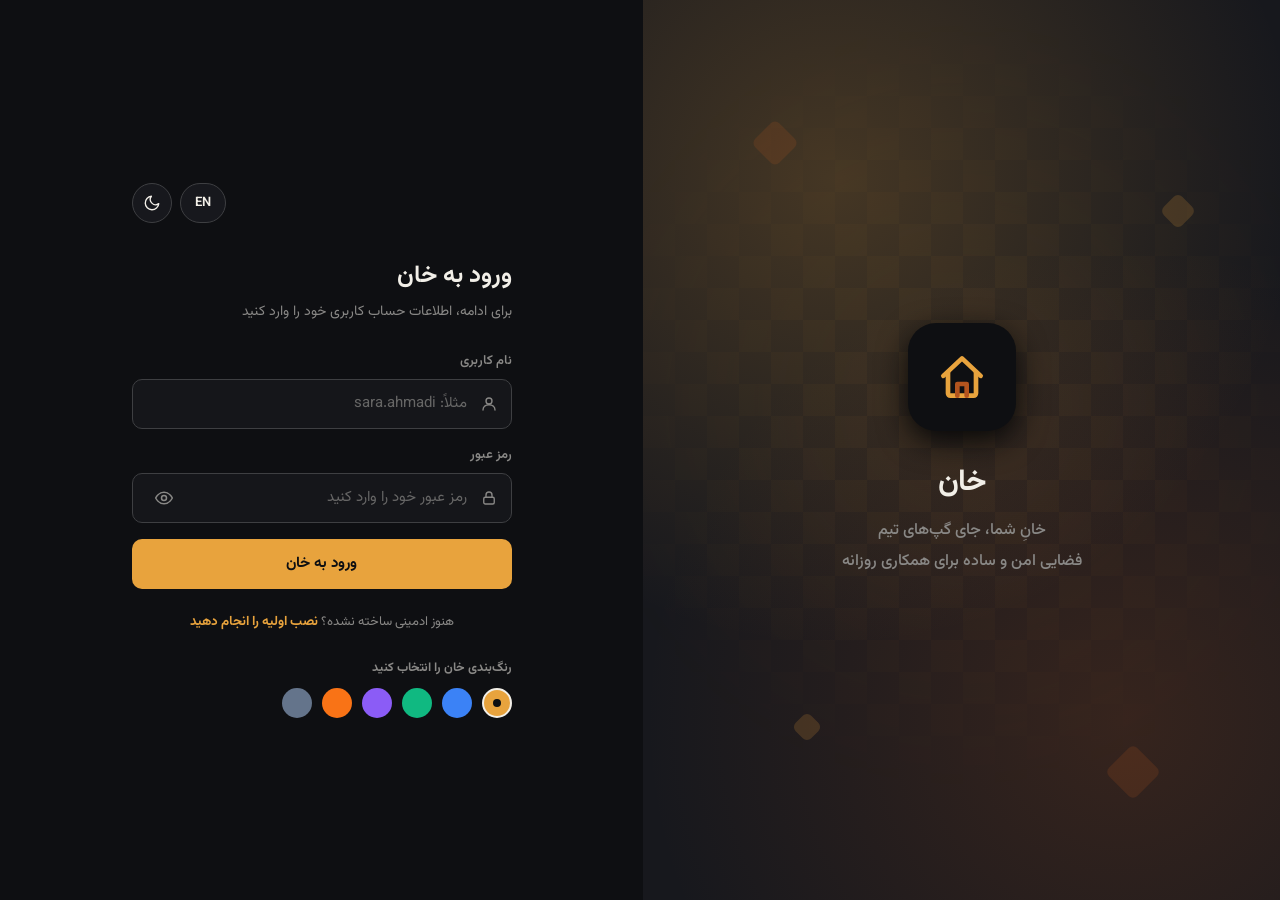
<file: design/doc_e8e905c55e3f_khan-design.html>
<!DOCTYPE html>
<html lang="fa" dir="rtl" data-theme="khan-dark">
<head>
<meta charset="UTF-8">
<meta name="viewport" content="width=device-width, initial-scale=1.0">
<title>خان — خانِ شما، جای گپ‌های تیم</title>
<style>

/* ============ FONT (local, embedded, no CDN) ============ */
@font-face {
  font-family: 'Vazirmatn';
  src: url([data-uri]) format('woff2-variations'),
       url([data-uri]) format('woff2');
  font-weight: 100 900;
  font-style: normal;
  font-display: swap;
}

/* ============ RESET ============ */
* { box-sizing: border-box; margin: 0; padding: 0; }
html, body { height: 100%; }
body {
  font-family: 'Vazirmatn', system-ui, -apple-system, 'Segoe UI', sans-serif;
  background: var(--bg);
  color: var(--text);
  transition: background-color .3s ease, color .3s ease;
  overflow-x: hidden;
  -webkit-font-smoothing: antialiased;
}
button { font-family: inherit; cursor: pointer; border: none; background: none; color: inherit; }
input, textarea { font-family: inherit; color: inherit; }
a { color: inherit; text-decoration: none; }
ul { list-style: none; }
img, svg { display: block; }
::selection { background: var(--primary-soft); color: var(--text); }

@media (prefers-reduced-motion: reduce) {
  *, *::before, *::after { animation-duration: 0.001ms !important; transition-duration: 0.001ms !important; }
}

/* ============ THEME TOKENS ============ */
:root {
  --success: #22c55e;
  --danger:  #ef4444;
  --warning: #f59e0b;
  --r-card: 16px;
  --r-btn: 10px;
  --r-pill: 999px;
}

[data-theme="khan-dark"]     { --primary:#e8a33d; --accent:#b3541e; --bg:#0e0f12; --bg-elev:#17181d; --text:#f2efe8; }
[data-theme="khan-light"]    { --primary:#b97a1e; --accent:#8f3d12; --bg:#faf8f4; --bg-elev:#ffffff; --text:#1d1b16; }
[data-theme="sapphire-dark"] { --primary:#3b82f6; --accent:#06b6d4; --bg:#0a0f1a; --bg-elev:#111827; --text:#e8eefc; }
[data-theme="sapphire-light"]{ --primary:#2563eb; --accent:#0891b2; --bg:#f0f6ff; --bg-elev:#ffffff; --text:#0f1a2e; }
[data-theme="spring-dark"]   { --primary:#10b981; --accent:#84cc16; --bg:#0a1410; --bg-elev:#111d17; --text:#e6f5ec; }
[data-theme="spring-light"]  { --primary:#059669; --accent:#65a30d; --bg:#f2faf5; --bg-elev:#ffffff; --text:#12231a; }
[data-theme="night-dark"]    { --primary:#8b5cf6; --accent:#ec4899; --bg:#0d0a18; --bg-elev:#16112a; --text:#ece7fa; }
[data-theme="night-light"]   { --primary:#7c3aed; --accent:#db2777; --bg:#f7f4fd; --bg-elev:#ffffff; --text:#1c1430; }
[data-theme="sunset-dark"]   { --primary:#f97316; --accent:#f43f5e; --bg:#140d0a; --bg-elev:#1f1511; --text:#fdeee6; }
[data-theme="sunset-light"]  { --primary:#ea580c; --accent:#e11d48; --bg:#fdf6f1; --bg-elev:#ffffff; --text:#2a150c; }
[data-theme="frost-dark"]    { --primary:#64748b; --accent:#94a3b8; --bg:#0b0e14; --bg-elev:#131a24; --text:#e2e8f0; }
[data-theme="frost-light"]   { --primary:#475569; --accent:#64748b; --bg:#f4f6f8; --bg-elev:#ffffff; --text:#1e293b; }

/* derived tokens — computed from the table values above, per every theme */
html {
  --primary-hover: color-mix(in srgb, var(--primary) 86%, black);
  --primary-soft: color-mix(in srgb, var(--primary) 13%, transparent);
  --accent-soft: color-mix(in srgb, var(--accent) 15%, transparent);
  --border: color-mix(in srgb, var(--bg-elev) 82%, var(--text) 18%);
  --bg-input: color-mix(in srgb, var(--bg-elev) 74%, var(--bg) 26%);
  --text-dim: color-mix(in srgb, var(--text) 54%, var(--bg) 46%);
  --shadow-soft: 0 10px 30px color-mix(in srgb, var(--bg) 45%, black 55%);
  transition: background-color .3s ease;
}

/* ============ UTILITIES ============ */
.icon { width: 20px; height: 20px; stroke: currentColor; fill: none; stroke-width: 1.8; stroke-linecap: round; stroke-linejoin: round; flex-shrink: 0; }
.hidden { display: none !important; }
.screen { display: none; min-height: 100vh; width: 100%; }
.screen.active { display: block; }
.visually-hidden { position:absolute; width:1px; height:1px; overflow:hidden; clip:rect(0 0 0 0); }

/* ============ TOP-LEVEL LANGUAGE TOGGLE ============ */
[dir="ltr"] { direction: ltr; }

/* =====================================================
   LOGIN + SETUP SCREENS
===================================================== */
.auth-wrap {
  min-height: 100vh;
  display: flex;
  align-items: stretch;
}

/* Branding panel (right side in RTL) */
.brand-panel {
  flex: 1.1;
  position: relative;
  overflow: hidden;
  background:
    radial-gradient(circle at 30% 20%, color-mix(in srgb, var(--primary) 22%, transparent), transparent 55%),
    radial-gradient(circle at 75% 80%, color-mix(in srgb, var(--accent) 20%, transparent), transparent 55%),
    var(--bg-elev);
  display: flex;
  align-items: center;
  justify-content: center;
  transition: background-color .3s ease;
}
.tile-pattern {
  position: absolute;
  inset: 0;
  opacity: .5;
  background-image:
    linear-gradient(45deg, color-mix(in srgb, var(--primary) 10%, transparent) 25%, transparent 25%, transparent 75%, color-mix(in srgb, var(--primary) 10%, transparent) 75%),
    linear-gradient(45deg, color-mix(in srgb, var(--primary) 10%, transparent) 25%, transparent 25%, transparent 75%, color-mix(in srgb, var(--primary) 10%, transparent) 75%);
  background-size: 64px 64px;
  background-position: 0 0, 32px 32px;
  mask-image: radial-gradient(circle at 50% 45%, black 5%, transparent 68%);
  -webkit-mask-image: radial-gradient(circle at 50% 45%, black 5%, transparent 68%);
}
.brand-core {
  position: relative;
  z-index: 2;
  text-align: center;
  padding: 40px;
  max-width: 440px;
}
.brand-emblem {
  width: 108px; height: 108px;
  margin: 0 auto 28px;
  border-radius: 28px;
  background: var(--bg);
  display: flex; align-items: center; justify-content: center;
  box-shadow: var(--shadow-soft);
  position: relative;
}
.brand-emblem svg { width: 56px; height: 56px; }
.brand-title { font-size: 30px; font-weight: 700; letter-spacing: -.02em; margin-bottom: 10px; }
.brand-tagline { font-size: 16px; color: var(--text-dim); font-weight: 500; line-height: 1.9; }
.float-tile {
  position: absolute;
  width: 34px; height: 34px;
  background: var(--accent);
  opacity: .18;
  transform: rotate(45deg);
  border-radius: 6px;
  animation: floatY 7s ease-in-out infinite;
}
.float-tile.t1 { top: 14%; left: 18%; animation-delay: 0s; }
.float-tile.t2 { bottom: 18%; left: 24%; width: 22px; height: 22px; background: var(--primary); animation-delay: 1.2s; }
.float-tile.t3 { top: 22%; right: 14%; width: 26px; height: 26px; background: var(--primary); animation-delay: 2.4s; }
.float-tile.t4 { bottom: 12%; right: 20%; width: 40px; height: 40px; background: var(--accent); animation-delay: .6s; }
@keyframes floatY { 0%,100% { transform: translateY(0) rotate(45deg); } 50% { transform: translateY(-14px) rotate(45deg); } }

/* Form panel */
.form-panel {
  flex: 1;
  display: flex;
  align-items: center;
  justify-content: center;
  padding: 32px;
  position: relative;
}
.form-panel-inner { width: 100%; max-width: 380px; }
.form-topbar { display: flex; justify-content: space-between; align-items: center; margin-bottom: 34px; }
.mini-logo { display: none; align-items: center; gap: 10px; font-weight: 700; font-size: 17px; }
.mini-logo svg { width: 30px; height: 30px; }
.topbar-controls { display: flex; gap: 8px; align-items: center; margin-inline-start: auto; }

.ctrl-btn {
  width: 40px; height: 40px;
  border-radius: var(--r-pill);
  background: var(--bg-elev);
  border: 1px solid var(--border);
  display: flex; align-items: center; justify-content: center;
  transition: background-color .2s, transform .15s, border-color .2s;
}
.ctrl-btn:hover { border-color: var(--primary); transform: translateY(-1px); }
.ctrl-btn:active { transform: translateY(0); }
.ctrl-btn .icon { width: 18px; height: 18px; }
.lang-btn { width: auto; padding: 0 14px; font-size: 13px; font-weight: 600; gap: 6px; }

.form-title { font-size: 24px; font-weight: 700; margin-bottom: 6px; }
.form-subtitle { font-size: 14px; color: var(--text-dim); margin-bottom: 28px; }

.field { margin-bottom: 16px; }
.field label { display: block; font-size: 13px; font-weight: 600; color: var(--text-dim); margin-bottom: 8px; }
.field-input-wrap { position: relative; display: flex; align-items: center; }
.field-input-wrap .icon-lead {
  position: absolute; inset-inline-start: 14px;
  width: 18px; height: 18px; color: var(--text-dim); pointer-events: none;
}
.field input {
  width: 100%;
  height: 50px;
  min-height: 44px;
  border-radius: var(--r-btn);
  border: 1px solid var(--border);
  background: var(--bg-input);
  color: var(--text);
  padding-inline-start: 44px;
  padding-inline-end: 14px;
  font-size: 15px;
  transition: border-color .2s, box-shadow .2s;
}
.field input::placeholder { color: var(--text-dim); opacity: .7; }
.field input:focus {
  outline: none;
  border-color: var(--primary);
  box-shadow: 0 0 0 3px var(--primary-soft);
}
.field.has-toggle input { padding-inline-end: 44px; }
.toggle-eye {
  position: absolute; inset-inline-end: 10px;
  width: 32px; height: 32px; min-width: 44px; min-height: 32px;
  display: flex; align-items: center; justify-content: center;
  color: var(--text-dim); border-radius: 8px;
}
.toggle-eye:hover { color: var(--text); background: var(--primary-soft); }

.error-msg {
  display: flex; align-items: center; gap: 8px;
  background: color-mix(in srgb, var(--danger) 12%, transparent);
  color: var(--danger);
  border: 1px solid color-mix(in srgb, var(--danger) 35%, transparent);
  border-radius: var(--r-btn);
  padding: 11px 14px;
  font-size: 13px;
  font-weight: 600;
  margin-bottom: 16px;
}
.error-msg .icon { width: 16px; height: 16px; }
.shake { animation: shakeAnim .4s ease; }
@keyframes shakeAnim { 0%,100%{transform:translateX(0);} 20%{transform:translateX(-6px);} 40%{transform:translateX(6px);} 60%{transform:translateX(-4px);} 80%{transform:translateX(4px);} }

.btn-primary {
  width: 100%;
  height: 50px;
  min-height: 44px;
  border-radius: var(--r-btn);
  background: var(--primary);
  color: var(--bg);
  font-weight: 700;
  font-size: 15px;
  display: flex; align-items: center; justify-content: center; gap: 8px;
  transition: background-color .2s, transform .15s, box-shadow .2s;
  margin-top: 6px;
}
.btn-primary:hover { background: var(--primary-hover); box-shadow: 0 8px 20px var(--primary-soft); }
.btn-primary:active { transform: scale(.98); }
.btn-primary:focus-visible { outline: 2px solid var(--primary); outline-offset: 2px; }
.btn-primary .spinner { display: none; }
.btn-primary.loading .spinner { display: block; }
.btn-primary.loading .btn-label { opacity: .0; width: 0; }
.spinner { width: 18px; height: 18px; border-radius: 50%; border: 2.5px solid color-mix(in srgb, var(--bg) 40%, transparent); border-top-color: var(--bg); animation: spin .7s linear infinite; }
@keyframes spin { to { transform: rotate(360deg); } }

.setup-link-row { text-align: center; margin-top: 22px; font-size: 13px; color: var(--text-dim); }
.setup-link-row button { color: var(--primary); font-weight: 700; }
.setup-link-row button:hover { text-decoration: underline; }

.note-box {
  display: flex; gap: 10px; align-items: flex-start;
  background: var(--primary-soft);
  border: 1px solid color-mix(in srgb, var(--primary) 30%, transparent);
  border-radius: var(--r-btn);
  padding: 12px 14px;
  font-size: 12.5px;
  color: var(--text-dim);
  line-height: 1.8;
  margin-top: 18px;
}
.note-box .icon { color: var(--primary); width: 18px; height: 18px; margin-top: 1px; }

/* theme picker */
.theme-picker { margin-top: 26px; }
.theme-picker-label { font-size: 12.5px; font-weight: 700; color: var(--text-dim); margin-bottom: 10px; }
.swatch-row { display: flex; gap: 10px; flex-wrap: wrap; }
.swatch {
  width: 30px; height: 30px;
  border-radius: 50%;
  min-width: 30px;
  position: relative;
  border: 2px solid transparent;
  transition: transform .15s, border-color .2s;
}
.swatch:hover { transform: scale(1.12); }
.swatch.active { border-color: var(--text); }
.swatch.active::after {
  content: "";
  position: absolute; inset: 0; margin: auto;
  width: 8px; height: 8px; border-radius: 50%;
  background: var(--bg);
}

/* ============ SETUP SCREEN reuse form styles ============ */
#setup-screen .form-panel-inner { max-width: 400px; }

/* =====================================================
   RESPONSIVE — login/setup
===================================================== */
@media (max-width: 1024px) {
  .brand-panel { display: none; }
  .mini-logo { display: flex; }
  .auth-wrap { flex-direction: column; }
}
@media (max-width: 480px) {
  .form-panel { padding: 20px; }
  .swatch { width: 26px; height: 26px; min-width: 26px; }
}

/* =====================================================
   APP SCREEN
===================================================== */
#app-screen.active { display: flex; height: 100vh; overflow: hidden; }
.app-shell { display: flex; width: 100%; height: 100%; }

/* Sidebar */
.sidebar {
  width: 300px;
  min-width: 300px;
  background: var(--bg-elev);
  border-inline-start: 1px solid var(--border);
  display: flex;
  flex-direction: column;
  height: 100%;
}
.sidebar-header {
  display: flex; align-items: center; gap: 10px;
  padding: 16px;
  border-bottom: 1px solid var(--border);
}
.sidebar-header .mini-logo { display: flex; }
.org-name { font-weight: 700; font-size: 14.5px; flex: 1; }
.sidebar-tabs { display: flex; gap: 4px; padding: 10px 12px; border-bottom: 1px solid var(--border); }
.tab-btn {
  flex: 1; padding: 9px 10px; border-radius: var(--r-btn);
  font-size: 13px; font-weight: 600; color: var(--text-dim);
  display: flex; align-items: center; justify-content: center; gap: 6px;
  transition: background-color .2s, color .2s;
}
.tab-btn.active { background: var(--primary-soft); color: var(--primary); }
.tab-btn .icon { width: 16px; height: 16px; }

.room-list { flex: 1; overflow-y: auto; padding: 6px; }
.room-item {
  display: flex; align-items: center; gap: 12px;
  padding: 10px 10px;
  border-radius: var(--r-card);
  cursor: pointer;
  position: relative;
  border-inline-end: 3px solid transparent;
  transition: background-color .18s;
}
.room-item:hover { background: color-mix(in srgb, var(--text) 4%, transparent); }
.room-item.active { background: var(--primary-soft); border-inline-end-color: var(--primary); }
.avatar {
  width: 48px; height: 48px; min-width: 48px;
  border-radius: 50%;
  display: flex; align-items: center; justify-content: center;
  font-weight: 700; font-size: 16px; color: #fff;
  position: relative;
}
.avatar.sm { width: 34px; height: 34px; min-width: 34px; font-size: 13px; }
.avatar.lg { width: 84px; height: 84px; min-width: 84px; font-size: 28px; }
.online-dot {
  position: absolute; bottom: 0; inset-inline-end: 0;
  width: 12px; height: 12px; border-radius: 50%;
  background: var(--success); border: 2.5px solid var(--bg-elev);
}
.room-info { flex: 1; min-width: 0; }
.room-info-top { display: flex; justify-content: space-between; align-items: center; gap: 6px; }
.room-name { font-weight: 700; font-size: 14px; }
.room-time { font-size: 11px; color: var(--text-dim); white-space: nowrap; }
.room-last { font-size: 12.5px; color: var(--text-dim); overflow: hidden; text-overflow: ellipsis; white-space: nowrap; margin-top: 2px; }
.unread-badge {
  background: var(--primary); color: var(--bg);
  min-width: 20px; height: 20px; border-radius: var(--r-pill);
  font-size: 11px; font-weight: 700;
  display: flex; align-items: center; justify-content: center;
  padding: 0 6px;
}

/* Chat area */
.chat-area { flex: 1; display: flex; flex-direction: column; height: 100%; min-width: 0; background: var(--bg); }
.chat-header {
  display: flex; align-items: center; gap: 12px;
  padding: 14px 20px;
  border-bottom: 1px solid var(--border);
  background: var(--bg-elev);
}
.chat-header-info { flex: 1; min-width: 0; }
.chat-header-name { font-weight: 700; font-size: 15px; }
.chat-header-meta { font-size: 12px; color: var(--text-dim); margin-top: 1px; }
.back-btn { display: none; }
@media (max-width: 900px) { .back-btn { display: flex; } }

.messages { flex: 1; overflow-y: auto; padding: 22px 24px; display: flex; flex-direction: column; gap: 14px; }
.date-divider { align-self: center; background: var(--bg-elev); border: 1px solid var(--border); color: var(--text-dim); font-size: 12px; font-weight: 600; padding: 6px 16px; border-radius: var(--r-pill); margin: 6px 0; }

.pinned-card {
  display: flex; align-items: center; gap: 10px;
  background: var(--accent-soft);
  border: 1px solid color-mix(in srgb, var(--accent) 30%, transparent);
  border-radius: var(--r-btn);
  padding: 10px 14px; font-size: 13px; align-self: stretch;
  margin-bottom: 4px;
}
.pinned-card .icon { color: var(--accent); width: 16px; height: 16px; }
.pinned-card b { font-weight: 700; }

.msg-row { display: flex; gap: 10px; max-width: 74%; }
.msg-row.own { align-self: flex-start; flex-direction: row-reverse; }
.msg-row.other { align-self: flex-end; }
.bubble {
  border-radius: var(--r-card);
  padding: 11px 14px;
  font-size: 14px;
  line-height: 1.8;
  position: relative;
}
.msg-row.own .bubble { background: var(--primary-soft); border-bottom-left-radius: 4px; }
.msg-row.other .bubble { background: var(--bg-elev); border: 1px solid var(--border); border-bottom-right-radius: 4px; }
.bubble-sender { font-size: 12px; font-weight: 700; color: var(--primary); margin-bottom: 4px; }
.bubble-meta { display: flex; align-items: center; gap: 4px; justify-content: flex-end; margin-top: 5px; font-size: 10.5px; color: var(--text-dim); }
.bubble-meta .icon { width: 13px; height: 13px; }
.msg-row.urgent .bubble { border-inline-start: 3px solid var(--danger); }
.urgent-flag { display: inline-flex; align-items: center; gap: 4px; color: var(--danger); font-weight: 700; font-size: 11.5px; margin-bottom: 4px; }
.urgent-flag .icon { width: 13px; height: 13px; }
.reactions { display: flex; gap: 6px; margin-top: 6px; }
.reaction-pill { background: var(--bg); border: 1px solid var(--border); border-radius: var(--r-pill); padding: 2px 9px; font-size: 12px; display: flex; align-items: center; gap: 4px; }

.poll-card { background: var(--bg-elev); border: 1px solid var(--border); border-radius: var(--r-card); padding: 14px; min-width: 260px; }
.poll-q { font-weight: 700; font-size: 13.5px; margin-bottom: 10px; display: flex; align-items: center; gap: 6px; }
.poll-q .icon { color: var(--primary); width: 16px; height: 16px; }
.poll-opt { display: flex; align-items: center; gap: 10px; padding: 8px 4px; font-size: 13px; cursor: pointer; }
.radio-dot { width: 18px; height: 18px; border-radius: 50%; border: 2px solid var(--border); display: flex; align-items: center; justify-content: center; flex-shrink: 0; }
.poll-opt.picked .radio-dot { border-color: var(--primary); }
.poll-opt.picked .radio-dot::after { content: ""; width: 10px; height: 10px; border-radius: 50%; background: var(--primary); }
.poll-pct { margin-inline-start: auto; color: var(--text-dim); font-size: 12px; font-weight: 700; }

.file-card { display: flex; align-items: center; gap: 12px; background: var(--bg-elev); border: 1px solid var(--border); border-radius: var(--r-card); padding: 12px 14px; min-width: 240px; }
.file-icon { width: 40px; height: 40px; border-radius: 10px; background: var(--primary-soft); color: var(--primary); display: flex; align-items: center; justify-content: center; }
.file-meta-name { font-weight: 700; font-size: 13px; }
.file-meta-size { font-size: 11.5px; color: var(--text-dim); }
.file-dl { margin-inline-start: auto; width: 34px; height: 34px; border-radius: 50%; background: var(--primary-soft); color: var(--primary); display: flex; align-items: center; justify-content: center; }
.file-dl .icon { width: 16px; height: 16px; }

.typing-indicator { align-self: flex-end; display: flex; align-items: center; gap: 8px; font-size: 12px; color: var(--text-dim); padding: 0 4px; }
.dots { display: flex; gap: 3px; }
.dots span { width: 5px; height: 5px; border-radius: 50%; background: var(--text-dim); animation: bounce 1.2s infinite; }
.dots span:nth-child(2) { animation-delay: .15s; }
.dots span:nth-child(3) { animation-delay: .3s; }
@keyframes bounce { 0%,60%,100%{transform:translateY(0); opacity:.4;} 30%{transform:translateY(-4px); opacity:1;} }

/* Composer */
.composer { border-top: 1px solid var(--border); background: var(--bg-elev); padding: 12px 18px 16px; }
.composer-tools { display: flex; gap: 4px; margin-bottom: 8px; }
.tool-btn { width: 36px; height: 36px; min-width: 36px; border-radius: var(--r-btn); display: flex; align-items: center; justify-content: center; color: var(--text-dim); transition: background-color .2s, color .2s; }
.tool-btn:hover { background: var(--primary-soft); color: var(--primary); }
.composer-row { display: flex; align-items: flex-end; gap: 10px; }
.composer-input {
  flex: 1; min-height: 44px; max-height: 130px;
  border-radius: 18px; border: 1px solid var(--border);
  background: var(--bg-input); color: var(--text);
  padding: 12px 16px; font-size: 14px; resize: none; line-height: 1.6;
  font-family: inherit;
}
.composer-input:focus { outline: none; border-color: var(--primary); box-shadow: 0 0 0 3px var(--primary-soft); }
.composer-input::placeholder { color: var(--text-dim); }
.send-btn {
  width: 44px; height: 44px; min-width: 44px; border-radius: 50%;
  background: var(--primary); color: var(--bg);
  display: flex; align-items: center; justify-content: center;
  transition: transform .2s, background-color .2s;
}
.send-btn:hover { background: var(--primary-hover); }
.send-btn:hover .icon { transform: rotate(15deg); }
.send-btn .icon { transition: transform .2s; width: 20px; height: 20px; }

/* Member panel / drawer */
.member-drawer {
  position: fixed; top: 0; bottom: 0; right: 0;
  width: 320px; max-width: 90vw;
  background: var(--bg-elev); border-left: 1px solid var(--border);
  box-shadow: var(--shadow-soft);
  transform: translateX(100%);
  transition: transform .3s ease;
  z-index: 50;
  display: flex; flex-direction: column;
}
[dir="ltr"] .member-drawer { right: auto; left: 0; border-left: none; border-right: 1px solid var(--border); transform: translateX(-100%); }
.member-drawer.open { transform: translateX(0); }
.drawer-header { display: flex; align-items: center; justify-content: space-between; padding: 16px; border-bottom: 1px solid var(--border); }
.drawer-header h3 { font-size: 15px; font-weight: 700; }
.close-drawer { width: 36px; height: 36px; border-radius: 50%; display: flex; align-items: center; justify-content: center; }
.close-drawer:hover { background: var(--primary-soft); color: var(--primary); }
.drawer-body { flex: 1; overflow-y: auto; padding: 20px; }
.profile-block { text-align: center; margin-bottom: 22px; }
.profile-role { display: inline-block; margin-top: 8px; background: var(--primary-soft); color: var(--primary); font-size: 12px; font-weight: 700; padding: 4px 12px; border-radius: var(--r-pill); }
.profile-status { font-size: 12.5px; color: var(--text-dim); margin-top: 6px; display: flex; align-items: center; justify-content: center; gap: 6px; }
.status-dot { width: 8px; height: 8px; border-radius: 50%; background: var(--success); }
.profile-name { font-weight: 700; font-size: 17px; margin-top: 14px; }
.btn-secondary {
  width: 100%; height: 44px; border-radius: var(--r-btn);
  background: var(--primary-soft); color: var(--primary); font-weight: 700; font-size: 13.5px;
  display: flex; align-items: center; justify-content: center; gap: 8px; margin-top: 16px;
}
.btn-secondary:hover { background: var(--accent-soft); color: var(--accent); }
.member-list-title { font-size: 12px; font-weight: 700; color: var(--text-dim); margin: 18px 0 10px; text-transform: uppercase; letter-spacing: .03em; }
.member-row { display: flex; align-items: center; gap: 10px; padding: 8px 4px; border-radius: var(--r-btn); }
.member-row:hover { background: color-mix(in srgb, var(--text) 4%, transparent); }
.member-row-name { font-weight: 600; font-size: 13.5px; }
.member-row-role { font-size: 11.5px; color: var(--text-dim); }
.drawer-overlay { position: fixed; inset: 0; background: rgba(0,0,0,.4); z-index: 40; opacity: 0; pointer-events: none; transition: opacity .25s; }
.drawer-overlay.show { opacity: 1; pointer-events: auto; }

/* =====================================================
   RESPONSIVE — app
===================================================== */
@media (max-width: 900px) {
  .sidebar { position: fixed; inset: 0; width: 100%; min-width: 0; z-index: 20; transition: transform .25s ease; }
  .app-shell.show-chat .sidebar { transform: translateX(100%); }
  [dir="rtl"] .app-shell.show-chat .sidebar { transform: translateX(100%); }
  .chat-area { position: fixed; inset: 0; z-index: 15; transform: translateX(-100%); transition: transform .25s ease; }
  [dir="rtl"] .chat-area { transform: translateX(100%); }
  .app-shell.show-chat .chat-area { transform: translateX(0); }
  .msg-row { max-width: 88%; }
  .member-drawer { top: auto; height: 70vh; width: 100%; max-width: 100%; border-radius: 20px 20px 0 0; transform: translateY(100%); border-inline-start: none; border-top: 1px solid var(--border); }
  .member-drawer.open { transform: translateY(0); }
}

</style>
</head>
<body>

<!-- ============================================================
     LOGIN SCREEN
============================================================ -->
<div id="login-screen" class="screen active">
  <div class="auth-wrap">
    <div class="brand-panel" aria-hidden="true">
      <div class="tile-pattern"></div>
      <div class="float-tile t1"></div>
      <div class="float-tile t2"></div>
      <div class="float-tile t3"></div>
      <div class="float-tile t4"></div>
      <div class="brand-core">
        <div class="brand-emblem">
          <svg viewBox="0 0 24 24" class="icon" style="stroke:var(--primary); width:56px; height:56px;">
            <path d="M4 11.5 12 4l8 7.5" stroke-width="2"/>
            <path d="M6 10v9a1 1 0 0 0 1 1h10a1 1 0 0 0 1-1v-9" stroke-width="2"/>
            <path d="M10 20v-5h4v5" stroke="var(--accent)" stroke-width="2"/>
          </svg>
        </div>
        <h1 class="brand-title">خان</h1>
        <p class="brand-tagline">خانِ شما، جای گپ‌های تیم<br>فضایی امن و ساده برای همکاری روزانه</p>
      </div>
    </div>

    <div class="form-panel">
      <div class="form-panel-inner">
        <div class="form-topbar">
          <div class="mini-logo">
            <svg viewBox="0 0 24 24" class="icon" style="stroke:var(--primary);">
              <path d="M4 11.5 12 4l8 7.5" stroke-width="2"/>
              <path d="M6 10v9a1 1 0 0 0 1 1h10a1 1 0 0 0 1-1v-9" stroke-width="2"/>
            </svg>
            <span>خان</span>
          </div>
          <div class="topbar-controls">
            <button class="ctrl-btn lang-btn" id="lang-toggle" type="button">EN</button>
            <button class="ctrl-btn" id="mode-toggle" type="button" aria-label="تغییر حالت روشن و تاریک">
              <svg class="icon" id="mode-icon" viewBox="0 0 24 24"><path d="M21 12.8A9 9 0 1 1 11.2 3 7 7 0 0 0 21 12.8Z"/></svg>
            </button>
          </div>
        </div>

        <h2 class="form-title">ورود به خان</h2>
        <p class="form-subtitle">برای ادامه، اطلاعات حساب کاربری خود را وارد کنید</p>

        <div class="error-msg hidden" id="login-error">
          <svg class="icon" viewBox="0 0 24 24"><circle cx="12" cy="12" r="9"/><path d="M12 8v5M12 16h.01"/></svg>
          <span>نام کاربری یا رمز عبور را وارد کنید</span>
        </div>

        <form id="login-form" novalidate>
          <div class="field">
            <label for="username">نام کاربری</label>
            <div class="field-input-wrap">
              <svg class="icon icon-lead" viewBox="0 0 24 24"><circle cx="12" cy="8" r="4"/><path d="M4 20c0-4.4 3.6-7 8-7s8 2.6 8 7"/></svg>
              <input id="username" type="text" placeholder="مثلاً: sara.ahmadi" autocomplete="username">
            </div>
          </div>
          <div class="field has-toggle">
            <label for="password">رمز عبور</label>
            <div class="field-input-wrap">
              <svg class="icon icon-lead" viewBox="0 0 24 24"><rect x="5" y="11" width="14" height="9" rx="2"/><path d="M8 11V8a4 4 0 0 1 8 0v3"/></svg>
              <input id="password" type="password" placeholder="رمز عبور خود را وارد کنید" autocomplete="current-password">
              <button type="button" class="toggle-eye" id="toggle-pw" aria-label="نمایش رمز عبور">
                <svg class="icon" viewBox="0 0 24 24"><path d="M2 12s3.6-7 10-7 10 7 10 7-3.6 7-10 7-10-7-10-7Z"/><circle cx="12" cy="12" r="3"/></svg>
              </button>
            </div>
          </div>

          <button type="submit" class="btn-primary" id="login-submit">
            <span class="btn-label">ورود به خان</span>
            <span class="spinner"></span>
          </button>
        </form>

        <div class="setup-link-row" id="setup-link-row">
          هنوز ادمینی ساخته نشده؟
          <button type="button" id="go-setup">نصب اولیه را انجام دهید</button>
        </div>

        <div class="theme-picker">
          <div class="theme-picker-label">رنگ‌بندی خان را انتخاب کنید</div>
          <div class="swatch-row" id="swatch-row"></div>
        </div>
      </div>
    </div>
  </div>
</div>

<!-- ============================================================
     SETUP SCREEN
============================================================ -->
<div id="setup-screen" class="screen">
  <div class="auth-wrap">
    <div class="brand-panel" aria-hidden="true">
      <div class="tile-pattern"></div>
      <div class="float-tile t1"></div>
      <div class="float-tile t3"></div>
      <div class="brand-core">
        <div class="brand-emblem">
          <svg viewBox="0 0 24 24" class="icon" style="stroke:var(--primary); width:56px; height:56px;">
            <path d="M4 11.5 12 4l8 7.5" stroke-width="2"/>
            <path d="M6 10v9a1 1 0 0 0 1 1h10a1 1 0 0 0 1-1v-9" stroke-width="2"/>
            <path d="M10 20v-5h4v5" stroke="var(--accent)" stroke-width="2"/>
          </svg>
        </div>
        <h1 class="brand-title">به خان خوش آمدید</h1>
        <p class="brand-tagline">اولین قدم، ساخت حساب مدیر سیستم است.<br>بعد از آن می‌توانید تیم خود را دعوت کنید.</p>
      </div>
    </div>

    <div class="form-panel">
      <div class="form-panel-inner">
        <div class="form-topbar">
          <div class="mini-logo">
            <svg viewBox="0 0 24 24" class="icon" style="stroke:var(--primary);"><path d="M4 11.5 12 4l8 7.5" stroke-width="2"/><path d="M6 10v9a1 1 0 0 0 1 1h10a1 1 0 0 0 1-1v-9" stroke-width="2"/></svg>
            <span>خان</span>
          </div>
          <div class="topbar-controls">
            <button class="ctrl-btn" id="mode-toggle-2" type="button" aria-label="تغییر حالت روشن و تاریک">
              <svg class="icon" id="mode-icon-2" viewBox="0 0 24 24"><path d="M21 12.8A9 9 0 1 1 11.2 3 7 7 0 0 0 21 12.8Z"/></svg>
            </button>
          </div>
        </div>

        <h2 class="form-title">ساخت حساب مدیر</h2>
        <p class="form-subtitle">این حساب دسترسی کامل به مدیریت خان را خواهد داشت</p>

        <form id="setup-form" novalidate>
          <div class="field">
            <label for="admin-name">نام مدیر</label>
            <div class="field-input-wrap">
              <svg class="icon icon-lead" viewBox="0 0 24 24"><circle cx="12" cy="8" r="4"/><path d="M4 20c0-4.4 3.6-7 8-7s8 2.6 8 7"/></svg>
              <input id="admin-name" type="text" placeholder="نام و نام خانوادگی">
            </div>
          </div>
          <div class="field has-toggle">
            <label for="admin-pw">رمز عبور</label>
            <div class="field-input-wrap">
              <svg class="icon icon-lead" viewBox="0 0 24 24"><rect x="5" y="11" width="14" height="9" rx="2"/><path d="M8 11V8a4 4 0 0 1 8 0v3"/></svg>
              <input id="admin-pw" type="password" placeholder="رمز عبور قوی انتخاب کنید">
            </div>
          </div>
          <div class="field has-toggle">
            <label for="admin-pw2">تکرار رمز عبور</label>
            <div class="field-input-wrap">
              <svg class="icon icon-lead" viewBox="0 0 24 24"><rect x="5" y="11" width="14" height="9" rx="2"/><path d="M8 11V8a4 4 0 0 1 8 0v3"/></svg>
              <input id="admin-pw2" type="password" placeholder="رمز عبور را دوباره وارد کنید">
            </div>
          </div>
          <button type="submit" class="btn-primary" id="setup-submit">
            <span class="btn-label">ساخت ادمین و ورود</span>
            <span class="spinner"></span>
          </button>
        </form>

        <div class="note-box">
          <svg class="icon" viewBox="0 0 24 24"><path d="M12 2 4 6v6c0 5 3.4 8.5 8 10 4.6-1.5 8-5 8-10V6l-8-4Z"/></svg>
          <span>برای امنیت بیشتر، از رمزی حداقل ۸ کاراکتری همراه با حروف بزرگ، کوچک و عدد استفاده کنید.</span>
        </div>

        <div class="setup-link-row">
          <button type="button" id="back-to-login">بازگشت به صفحه ورود</button>
        </div>
      </div>
    </div>
  </div>
</div>

<!-- ============================================================
     APP SCREEN
============================================================ -->
<div id="app-screen" class="screen">
  <div class="app-shell" id="app-shell">
    <aside class="sidebar">
      <div class="sidebar-header">
        <div class="mini-logo">
          <svg viewBox="0 0 24 24" class="icon" style="stroke:var(--primary);"><path d="M4 11.5 12 4l8 7.5" stroke-width="2"/><path d="M6 10v9a1 1 0 0 0 1 1h10a1 1 0 0 0 1-1v-9" stroke-width="2"/></svg>
        </div>
        <div class="org-name">شرکت آریا نرم‌افزار</div>
        <button class="ctrl-btn" id="mode-toggle-3" aria-label="تغییر حالت روشن و تاریک">
          <svg class="icon" id="mode-icon-3" viewBox="0 0 24 24"><path d="M21 12.8A9 9 0 1 1 11.2 3 7 7 0 0 0 21 12.8Z"/></svg>
        </button>
      </div>
      <div class="sidebar-tabs">
        <button class="tab-btn active" id="tab-rooms">
          <svg class="icon" viewBox="0 0 24 24"><path d="M4 4h16v12H7l-3 3V4Z"/></svg>
          اتاق‌ها
        </button>
        <button class="tab-btn" id="tab-users">
          <svg class="icon" viewBox="0 0 24 24"><circle cx="9" cy="8" r="3"/><path d="M3 20c0-3.3 2.7-5.5 6-5.5S15 16.7 15 20"/><circle cx="17" cy="8" r="2.5"/><path d="M16 14.2c2.4.4 4 2.2 4 5.8"/></svg>
          کاربران
        </button>
      </div>
      <ul class="room-list" id="room-list"></ul>
    </aside>

    <section class="chat-area">
      <div class="chat-header">
        <button class="ctrl-btn back-btn" id="back-to-rooms" aria-label="بازگشت به لیست اتاق‌ها">
          <svg class="icon" viewBox="0 0 24 24"><path d="M15 18l-6-6 6-6"/></svg>
        </button>
        <div class="avatar sm" style="background:var(--primary)">تی</div>
        <div class="chat-header-info">
          <div class="chat-header-name">تیم محصول</div>
          <div class="chat-header-meta">۱۲ عضو · ۴ نفر آنلاین</div>
        </div>
        <button class="ctrl-btn" id="open-members" aria-label="اطلاعات اعضا">
          <svg class="icon" viewBox="0 0 24 24"><circle cx="12" cy="12" r="9"/><path d="M12 16v-5M12 8h.01"/></svg>
        </button>
        <button class="ctrl-btn" aria-label="گزینه‌های بیشتر">
          <svg class="icon" viewBox="0 0 24 24"><circle cx="12" cy="5" r="1.2"/><circle cx="12" cy="12" r="1.2"/><circle cx="12" cy="19" r="1.2"/></svg>
        </button>
      </div>

      <div class="messages" id="messages">
        <div class="pinned-card">
          <svg class="icon" viewBox="0 0 24 24"><path d="M12 2v6M8 8h8l-1 6H9L8 8Z"/><path d="M12 14v8"/></svg>
          <span><b>پیام سنجاق‌شده:</b> جلسه‌ی هفتگی تیم — چهارشنبه ساعت ۱۰ صبح</span>
        </div>

        <div class="date-divider">امروز، ۲۲ مرداد</div>

        <div class="msg-row other">
          <div class="avatar sm" style="background:var(--accent)">نگ</div>
          <div class="bubble">
            <div class="bubble-sender">نگار قاسمی</div>
            صبح بخیر تیم! طرح صفحه‌ی داشبورد رو آپدیت کردم، لطفاً یه نگاه بندازید 🙌
            <div class="bubble-meta">۹:۱۲</div>
          </div>
        </div>

        <div class="msg-row own">
          <div class="bubble">
            عالیه، همین الان چک می‌کنم. ممنون نگار جان
            <div class="bubble-meta">
              ۹:۱۵
              <svg class="icon" viewBox="0 0 24 24" style="stroke:var(--primary)"><path d="m2 12 5 5L14 8"/><path d="m9 12 5 5L21 8"/></svg>
            </div>
          </div>
        </div>

        <div class="msg-row other urgent">
          <div class="avatar sm" style="background:var(--danger)">ام</div>
          <div class="bubble">
            <div class="urgent-flag">
              <svg class="icon" viewBox="0 0 24 24"><path d="M12 3 2 21h20L12 3Z"/><path d="M12 10v4M12 17h.01"/></svg>
              فوری
            </div>
            <div class="bubble-sender">امیر رضایی</div>
            سرور استیجینگ داون شده، لطفاً هرکی دسترسی داره سریع بررسی کنه!
            <div class="bubble-meta">۹:۴۰</div>
            <div class="reactions">
              <span class="reaction-pill">👀 ۳</span>
              <span class="reaction-pill">🙏 ۲</span>
            </div>
          </div>
        </div>

        <div class="msg-row other">
          <div class="avatar sm" style="background:var(--primary)">سا</div>
          <div class="poll-card">
            <div class="poll-q">
              <svg class="icon" viewBox="0 0 24 24"><path d="M4 20V10M12 20V4M20 20v-7"/></svg>
              زمان جلسه‌ی دمو کدوم روز بهتره؟
            </div>
            <div class="poll-opt picked"><span class="radio-dot"></span> سه‌شنبه <span class="poll-pct">۶۰٪</span></div>
            <div class="poll-opt"><span class="radio-dot"></span> چهارشنبه <span class="poll-pct">۲۵٪</span></div>
            <div class="poll-opt"><span class="radio-dot"></span> پنج‌شنبه <span class="poll-pct">۱۵٪</span></div>
          </div>
        </div>

        <div class="msg-row own">
          <div class="file-card">
            <div class="file-icon">
              <svg class="icon" viewBox="0 0 24 24"><path d="M6 3h9l5 5v13H6V3Z"/><path d="M14 3v5h5"/></svg>
            </div>
            <div>
              <div class="file-meta-name">گزارش-فصل-دوم.pdf</div>
              <div class="file-meta-size">۲.۴ مگابایت</div>
            </div>
            <div class="file-dl"><svg class="icon" viewBox="0 0 24 24"><path d="M12 3v12m0 0-4-4m4 4 4-4"/><path d="M4 20h16"/></svg></div>
          </div>
        </div>

        <div class="typing-indicator">
          نگار در حال تایپ است
          <span class="dots"><span></span><span></span><span></span></span>
        </div>
      </div>

      <div class="composer">
        <div class="composer-tools">
          <button class="tool-btn" aria-label="پیوست فایل"><svg class="icon" viewBox="0 0 24 24"><path d="M21 12.5 12.5 21a5 5 0 0 1-7-7L14 5.5a3.5 3.5 0 0 1 5 5L10.5 19a2 2 0 0 1-3-3L15 8.5"/></svg></button>
          <button class="tool-btn" aria-label="ایموجی"><svg class="icon" viewBox="0 0 24 24"><circle cx="12" cy="12" r="9"/><path d="M8.5 10h.01M15.5 10h.01M8 14.5c1.2 1.3 2.6 2 4 2s2.8-.7 4-2"/></svg></button>
          <button class="tool-btn" aria-label="پیام فوری"><svg class="icon" viewBox="0 0 24 24"><path d="M12 3 2 21h20L12 3Z"/><path d="M12 10v4M12 17h.01"/></svg></button>
          <button class="tool-btn" aria-label="نظرسنجی"><svg class="icon" viewBox="0 0 24 24"><path d="M4 20V10M12 20V4M20 20v-7"/></svg></button>
        </div>
        <div class="composer-row">
          <textarea class="composer-input" rows="1" placeholder="پیامی بنویسید..." id="composer-input"></textarea>
          <button class="send-btn" id="send-btn" aria-label="ارسال پیام">
            <svg class="icon" viewBox="0 0 24 24" style="stroke:var(--bg)"><path d="m3 12 18-8-8 18-2-8-8-2Z"/></svg>
          </button>
        </div>
      </div>
    </section>
  </div>

  <div class="drawer-overlay" id="drawer-overlay"></div>
  <aside class="member-drawer" id="member-drawer">
    <div class="drawer-header">
      <h3>اطلاعات اتاق</h3>
      <button class="close-drawer" id="close-drawer" aria-label="بستن"><svg class="icon" viewBox="0 0 24 24"><path d="M6 6l12 12M18 6 6 18"/></svg></button>
    </div>
    <div class="drawer-body">
      <div class="profile-block">
        <div class="avatar lg" style="background:var(--primary); margin:0 auto;">تی</div>
        <div class="profile-name">تیم محصول</div>
        <span class="profile-role">اتاق عمومی</span>
        <div class="profile-status"><span class="status-dot"></span> ۴ نفر آنلاین از ۱۲ عضو</div>
        <button class="btn-secondary">
          <svg class="icon" viewBox="0 0 24 24" style="width:16px;height:16px"><path d="M21 15a2 2 0 0 1-2 2H7l-4 4V5a2 2 0 0 1 2-2h14a2 2 0 0 1 2 2v10Z"/></svg>
          شروع چت شخصی
        </button>
      </div>
      <div class="member-list-title">اعضا (۶)</div>
      <div id="member-list"></div>
    </div>
  </aside>
</div>

<script>
/* ============ THEME SYSTEM ============ */
const THEMES = [
  { id: 'khan',     label: 'خان',   swatch: '#e8a33d' },
  { id: 'sapphire', label: 'یاقوت', swatch: '#3b82f6' },
  { id: 'spring',   label: 'بهار',  swatch: '#10b981' },
  { id: 'night',    label: 'شب',    swatch: '#8b5cf6' },
  { id: 'sunset',   label: 'غروب',  swatch: '#f97316' },
  { id: 'frost',    label: 'برف',   swatch: '#64748b' },
];

const STORAGE_KEY = 'khan_theme';
let saved = null;
try { saved = localStorage.getItem(STORAGE_KEY); } catch (e) {}
let [savedBase, savedMode] = (saved || 'khan-dark').split('-');
if (!THEMES.find(t => t.id === savedBase)) savedBase = 'khan';
if (savedMode !== 'light' && savedMode !== 'dark') savedMode = 'dark';

let state = { base: savedBase, mode: savedMode };

function applyTheme() {
  const themeName = `${state.base}-${state.mode}`;
  document.documentElement.dataset.theme = themeName;
  try { localStorage.setItem(STORAGE_KEY, themeName); } catch (e) {}
  document.querySelectorAll('.swatch').forEach(el => {
    el.classList.toggle('active', el.dataset.themeId === state.base);
  });
  const isDark = state.mode === 'dark';
  const sunPath = 'M12 3v2M12 19v2M4.2 4.2l1.4 1.4M18.4 18.4l1.4 1.4M3 12h2M19 12h2M4.2 19.8l1.4-1.4M18.4 5.6l1.4-1.4M12 7a5 5 0 1 0 0 10 5 5 0 0 0 0-10Z';
  const moonPath = 'M21 12.8A9 9 0 1 1 11.2 3 7 7 0 0 0 21 12.8Z';
  ['mode-icon', 'mode-icon-2', 'mode-icon-3'].forEach(id => {
    const el = document.getElementById(id);
    if (el) el.innerHTML = `<path d="${isDark ? moonPath : sunPath}"/>`;
  });
}

function renderSwatches() {
  const row = document.getElementById('swatch-row');
  if (!row) return;
  row.innerHTML = '';
  THEMES.forEach(t => {
    const btn = document.createElement('button');
    btn.type = 'button';
    btn.className = 'swatch';
    btn.style.background = t.swatch;
    btn.dataset.themeId = t.id;
    btn.setAttribute('aria-label', `تم ${t.label}`);
    btn.title = t.label;
    btn.addEventListener('click', () => {
      state.base = t.id;
      applyTheme();
    });
    row.appendChild(btn);
  });
}

function toggleMode() {
  state.mode = state.mode === 'dark' ? 'light' : 'dark';
  applyTheme();
}
['mode-toggle', 'mode-toggle-2', 'mode-toggle-3'].forEach(id => {
  const el = document.getElementById(id);
  if (el) el.addEventListener('click', toggleMode);
});

renderSwatches();
applyTheme();

/* ============ LANGUAGE TOGGLE (demo) ============ */
const langBtn = document.getElementById('lang-toggle');
let isEnglish = false;
langBtn.addEventListener('click', () => {
  isEnglish = !isEnglish;
  document.documentElement.dir = isEnglish ? 'ltr' : 'rtl';
  document.documentElement.lang = isEnglish ? 'en' : 'fa';
  langBtn.textContent = isEnglish ? 'فا' : 'EN';
});

/* ============ SCREEN NAV ============ */
const screens = {
  login: document.getElementById('login-screen'),
  setup: document.getElementById('setup-screen'),
  app: document.getElementById('app-screen'),
};
function showScreen(name) {
  Object.values(screens).forEach(s => s.classList.remove('active'));
  screens[name].classList.add('active');
}

document.getElementById('go-setup').addEventListener('click', () => showScreen('setup'));
document.getElementById('back-to-login').addEventListener('click', () => showScreen('login'));

/* password visibility toggle */
document.getElementById('toggle-pw').addEventListener('click', (e) => {
  const input = document.getElementById('password');
  const btn = e.currentTarget;
  const showing = input.type === 'text';
  input.type = showing ? 'password' : 'text';
  btn.innerHTML = showing
    ? '<svg class="icon" viewBox="0 0 24 24"><path d="M2 12s3.6-7 10-7 10 7 10 7-3.6 7-10 7-10-7-10-7Z"/><circle cx="12" cy="12" r="3"/></svg>'
    : '<svg class="icon" viewBox="0 0 24 24"><path d="M3 3l18 18M10.6 10.6a3 3 0 0 0 4.2 4.2M9.9 5.1A10.4 10.4 0 0 1 12 5c6.4 0 10 7 10 7a17.5 17.5 0 0 1-3.1 4.1M6.3 6.3A17.6 17.6 0 0 0 2 12s3.6 7 10 7c1.3 0 2.5-.2 3.6-.6"/></svg>';
});

/* login form */
const loginForm = document.getElementById('login-form');
const loginError = document.getElementById('login-error');
const loginSubmit = document.getElementById('login-submit');
loginForm.addEventListener('submit', (e) => {
  e.preventDefault();
  const u = document.getElementById('username').value.trim();
  const p = document.getElementById('password').value.trim();
  if (!u || !p) {
    loginError.classList.remove('hidden');
    loginForm.classList.remove('shake'); void loginForm.offsetWidth; loginForm.classList.add('shake');
    return;
  }
  loginError.classList.add('hidden');
  loginSubmit.classList.add('loading');
  setTimeout(() => {
    loginSubmit.classList.remove('loading');
    showScreen('app');
  }, 650);
});

/* setup form */
const setupForm = document.getElementById('setup-form');
const setupSubmit = document.getElementById('setup-submit');
setupForm.addEventListener('submit', (e) => {
  e.preventDefault();
  setupSubmit.classList.add('loading');
  setTimeout(() => {
    setupSubmit.classList.remove('loading');
    document.getElementById('setup-link-row') && document.getElementById('setup-link-row').classList.add('hidden');
    showScreen('login');
  }, 650);
});

/* ============ APP: ROOM LIST ============ */
const rooms = [
  { name: 'تیم محصول', last: 'نگار در حال تایپ است...', time: '9:41', unread: 0, color: 'var(--primary)', initials: 'تی', active: true, online: true },
  { name: 'مهندسی', last: 'امیر: دیپلوی جدید رفت رو استیجینگ', time: '9:20', unread: 3, color: 'var(--accent)', initials: 'مه', online: true },
  { name: 'طراحی', last: 'سارا: فایل فیگما آپدیت شد', time: 'دیروز', unread: 0, color: '#84cc16', initials: 'ط' },
  { name: 'منابع انسانی', last: 'یادآوری: ثبت مرخصی تا جمعه', time: 'دیروز', unread: 1, color: '#ec4899', initials: 'من' },
  { name: 'اعلانات عمومی', last: 'جلسه‌ی کل شرکت پنج‌شنبه برگزار می‌شود', time: 'شنبه', unread: 0, color: '#f43f5e', initials: 'اع' },
];

const roomList = document.getElementById('room-list');
rooms.forEach(r => {
  const li = document.createElement('li');
  li.className = 'room-item' + (r.active ? ' active' : '');
  li.innerHTML = `
    <div class="avatar" style="background:${r.color}">
      ${r.initials}
      ${r.online ? '<span class="online-dot"></span>' : ''}
    </div>
    <div class="room-info">
      <div class="room-info-top">
        <span class="room-name">${r.name}</span>
        <span class="room-time">${r.time}</span>
      </div>
      <div class="room-last">${r.last}</div>
    </div>
    ${r.unread ? `<span class="unread-badge">${r.unread}</span>` : ''}
  `;
  li.addEventListener('click', () => {
    document.querySelectorAll('.room-item').forEach(el => el.classList.remove('active'));
    li.classList.add('active');
    document.getElementById('app-shell').classList.add('show-chat');
    document.querySelector('.chat-header-name').textContent = r.name;
  });
  roomList.appendChild(li);
});

document.getElementById('back-to-rooms').addEventListener('click', () => {
  document.getElementById('app-shell').classList.remove('show-chat');
});

/* ============ APP: MEMBER LIST ============ */
const members = [
  { name: 'نگار قاسمی', role: 'طراح محصول', color: 'var(--accent)', initials: 'نگ' },
  { name: 'امیر رضایی', role: 'مهندس ارشد', color: 'var(--danger)', initials: 'ام' },
  { name: 'سارا احمدی', role: 'مدیر محصول', color: 'var(--primary)', initials: 'سا' },
  { name: 'رضا کریمی', role: 'توسعه‌دهنده', color: '#84cc16', initials: 'رک' },
  { name: 'مریم نوری', role: 'پشتیبانی', color: '#ec4899', initials: 'من' },
  { name: 'حسین یزدانی', role: 'توسعه‌دهنده', color: '#06b6d4', initials: 'حی' },
];
const memberListEl = document.getElementById('member-list');
members.forEach(m => {
  const row = document.createElement('div');
  row.className = 'member-row';
  row.innerHTML = `
    <div class="avatar sm" style="background:${m.color}">${m.initials}</div>
    <div>
      <div class="member-row-name">${m.name}</div>
      <div class="member-row-role">${m.role}</div>
    </div>
  `;
  memberListEl.appendChild(row);
});

/* ============ APP: MEMBER DRAWER ============ */
const drawer = document.getElementById('member-drawer');
const overlay = document.getElementById('drawer-overlay');
function openDrawer() { drawer.classList.add('open'); overlay.classList.add('show'); }
function closeDrawer() { drawer.classList.remove('open'); overlay.classList.remove('show'); }
document.getElementById('open-members').addEventListener('click', openDrawer);
document.getElementById('close-drawer').addEventListener('click', closeDrawer);
overlay.addEventListener('click', closeDrawer);

/* ============ APP: TABS ============ */
document.getElementById('tab-rooms').addEventListener('click', (e) => {
  document.getElementById('tab-users').classList.remove('active');
  e.currentTarget.classList.add('active');
});
document.getElementById('tab-users').addEventListener('click', (e) => {
  document.getElementById('tab-rooms').classList.remove('active');
  e.currentTarget.classList.add('active');
});

/* ============ APP: COMPOSER ============ */
const composerInput = document.getElementById('composer-input');
const messagesEl = document.getElementById('messages');
function sendMessage() {
  const text = composerInput.value.trim();
  if (!text) return;
  const row = document.createElement('div');
  row.className = 'msg-row own';
  const now = new Date();
  const hh = now.getHours().toString().padStart(2, '0');
  const mm = now.getMinutes().toString().padStart(2, '0');
  row.innerHTML = `
    <div class="bubble">
      ${text.replace(/</g, '&lt;')}
      <div class="bubble-meta">${hh}:${mm}
        <svg class="icon" viewBox="0 0 24 24" style="stroke:var(--text-dim)"><path d="m2 12 5 5L14 8"/></svg>
      </div>
    </div>`;
  messagesEl.insertBefore(row, messagesEl.querySelector('.typing-indicator'));
  composerInput.value = '';
  composerInput.style.height = 'auto';
  messagesEl.scrollTop = messagesEl.scrollHeight;
}
document.getElementById('send-btn').addEventListener('click', sendMessage);
composerInput.addEventListener('keydown', (e) => {
  if (e.key === 'Enter' && !e.shiftKey) { e.preventDefault(); sendMessage(); }
});
composerInput.addEventListener('input', () => {
  composerInput.style.height = 'auto';
  composerInput.style.height = Math.min(composerInput.scrollHeight, 130) + 'px';
});

/* poll interaction (demo) */
document.querySelectorAll('.poll-opt').forEach(opt => {
  opt.addEventListener('click', () => {
    opt.parentElement.querySelectorAll('.poll-opt').forEach(o => o.classList.remove('picked'));
    opt.classList.add('picked');
  });
});

</script>
</body>
</html>
</file>
